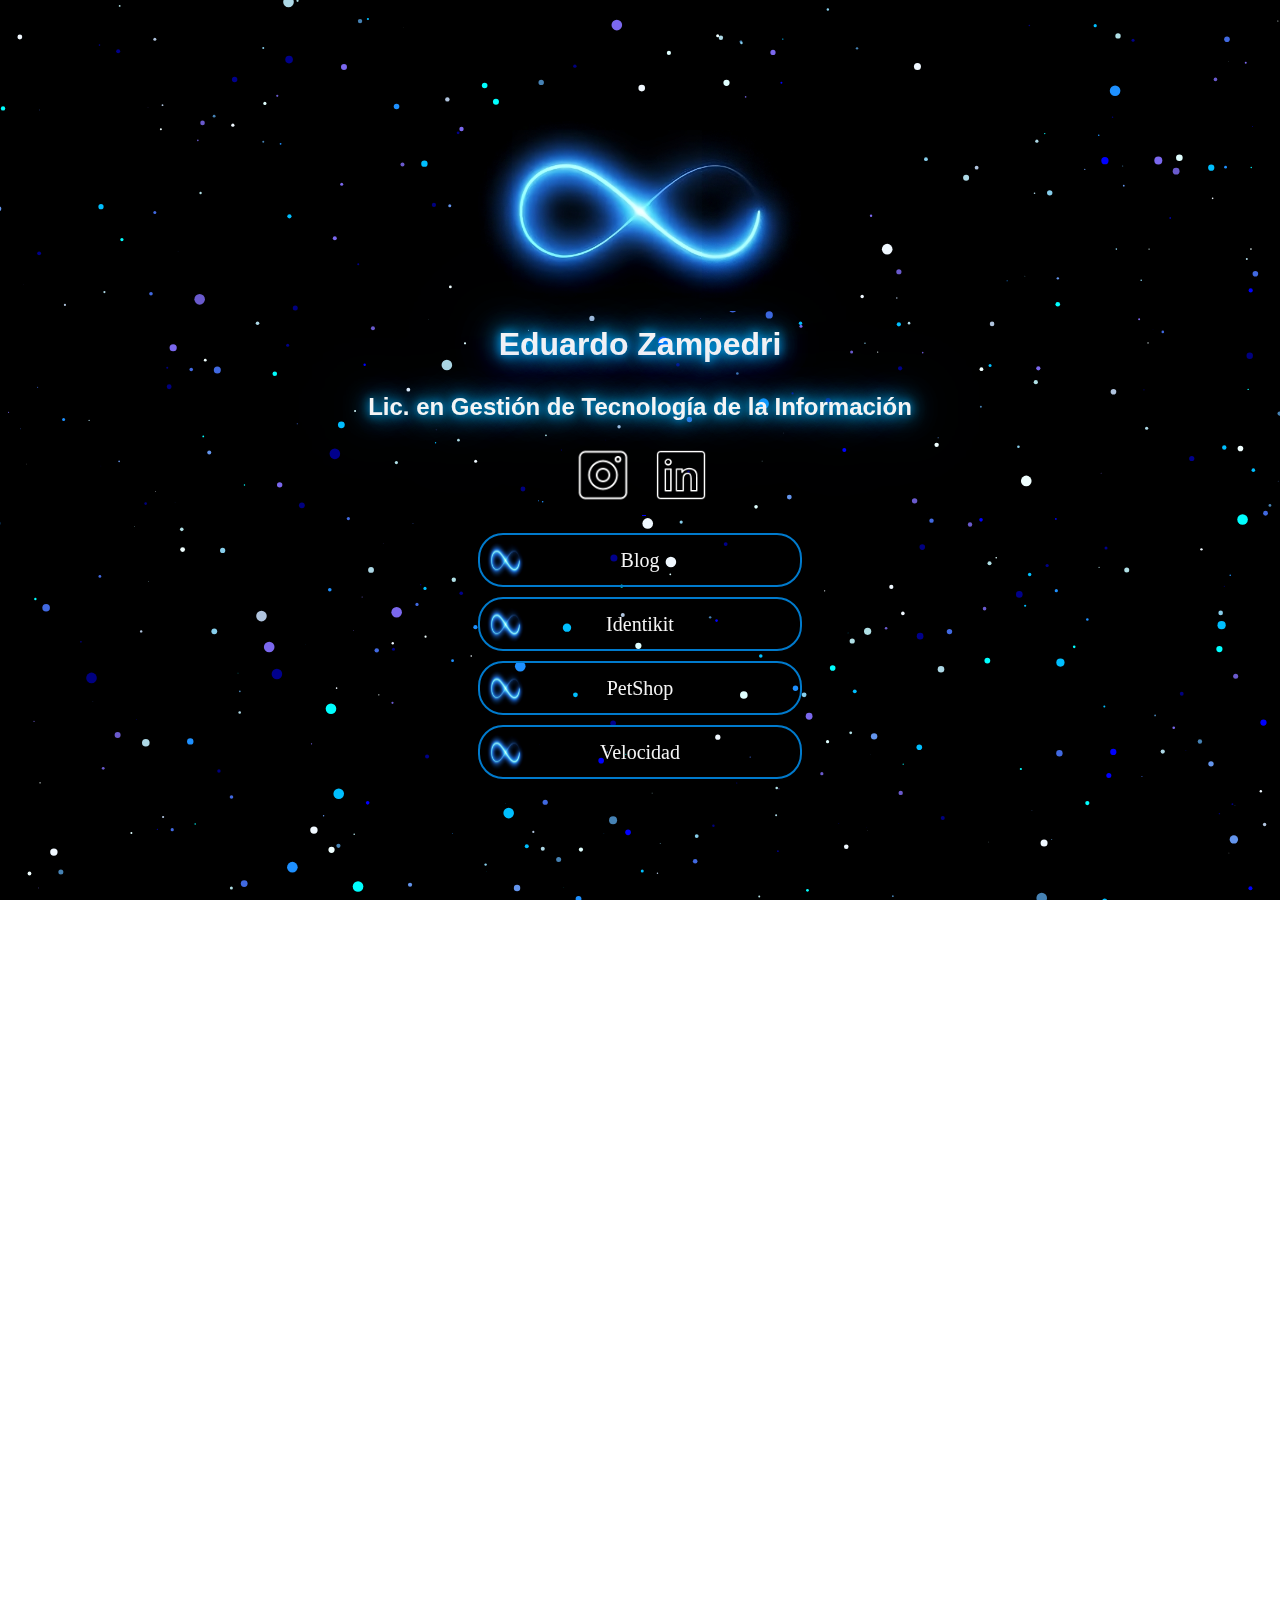
<file: index.html>
<!DOCTYPE html>
<html>
    <head>
        <meta charset="UTF-8">
        <title>WEB EZ</title>
        <link rel="stylesheet" href="./css/styles.css">
        <link rel="icon" href="./img/infinito.ico" type="image/x-icon" id="ico">
    </head>

    <body>
        <div id="fixed-content">
            <div id="div1">
                <img src="./img/infinito.jpeg" alt="Infinito" id="infinito">
                <h1>Eduardo Zampedri</h1>
                <h2>Lic. en Gestión de Tecnología de la Información</h2>
                <div id="div1-socialMedia">
                    <a href="https://www.instagram.com/eduardo.zampedri/" target="_blank">
                        <img src="./img/ig.png" alt="Instagram" class="icon" id="ig">
                    </a>
                    <a href="https://www.linkedin.com/in/zampedrieduardo/" target="_blank">
                        <img src="./img/lk.png" alt="Linkedin" class="icon" id="lk">
                    </a>
                </div>
            </div>
    
            <div id="div2">
                <div id="div-lista">
                    <div></div>
                    <div></div>
                    <div></div>
                </div>
            </div>

            <div class="links">
                <div class="boton">
                    <img src="./img/infinito.jpeg" class="img-boton" alt="img">
                    <a href="./porfolio.html" target="_blank" class="botonlink">Blog</a>  
                    <button class="compartir"></button>     
                </div>

                <div class="boton">
                    <img src="./img/infinito.jpeg" class="img-boton" alt="img">
                    <a href="https://ezampedri.github.io/Identikit/" class="botonlink">Identikit</a>  
                    <button class="compartir"></button>     
                </div>

                <div class="boton">
                    <img src="./img/infinito.jpeg" class="img-boton" alt="img">
                    <a href="https://ezampedri.github.io/petShop/" class="botonlink">PetShop</a>  
                    <button class="compartir"></button>     
                </div>
                
                <div class="boton">
                    <img src="./img/infinito.jpeg" class="img-boton" alt="img">
                    <a href="#" class="botonlink">Velocidad</a>  
                    <button class="compartir"></button>     
                </div>

            </div>
        </div>
    
        <script src="./js/timeWarp.js"></script>
    </body>    
</html>
</file>
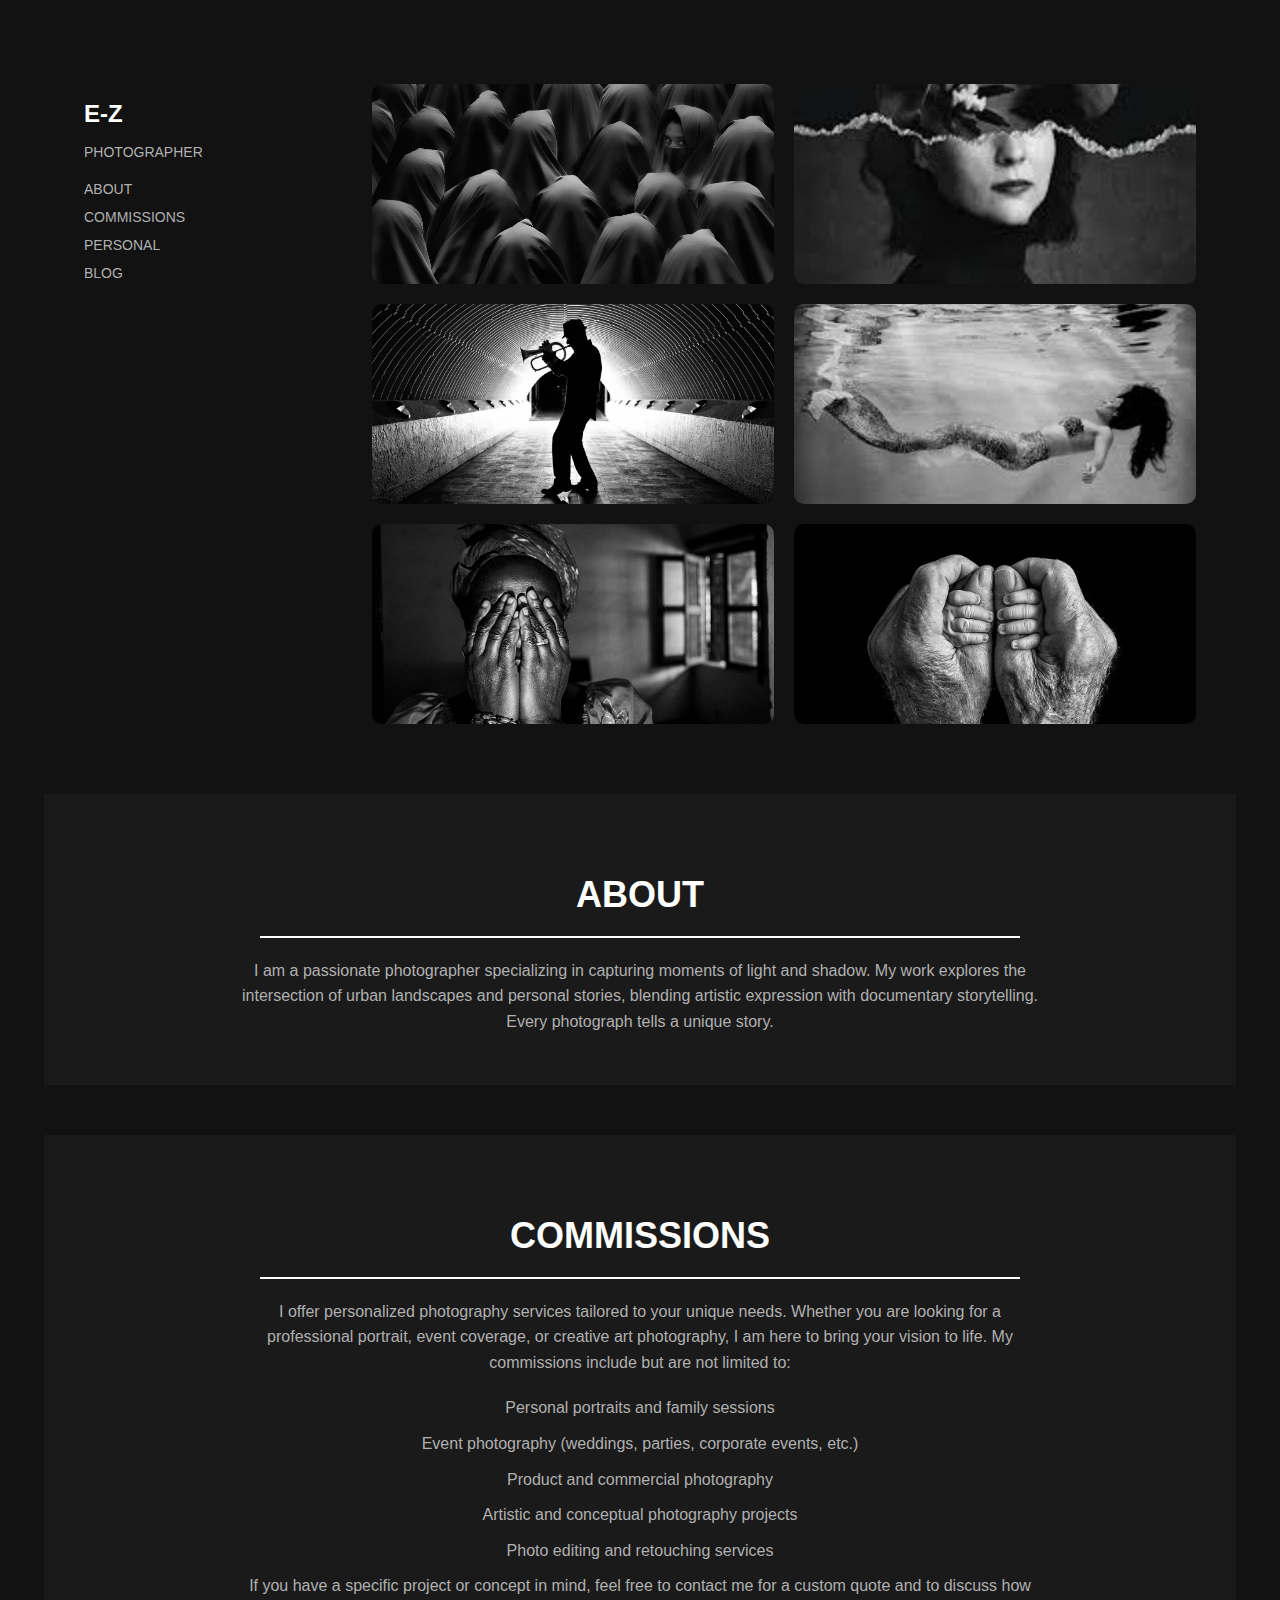
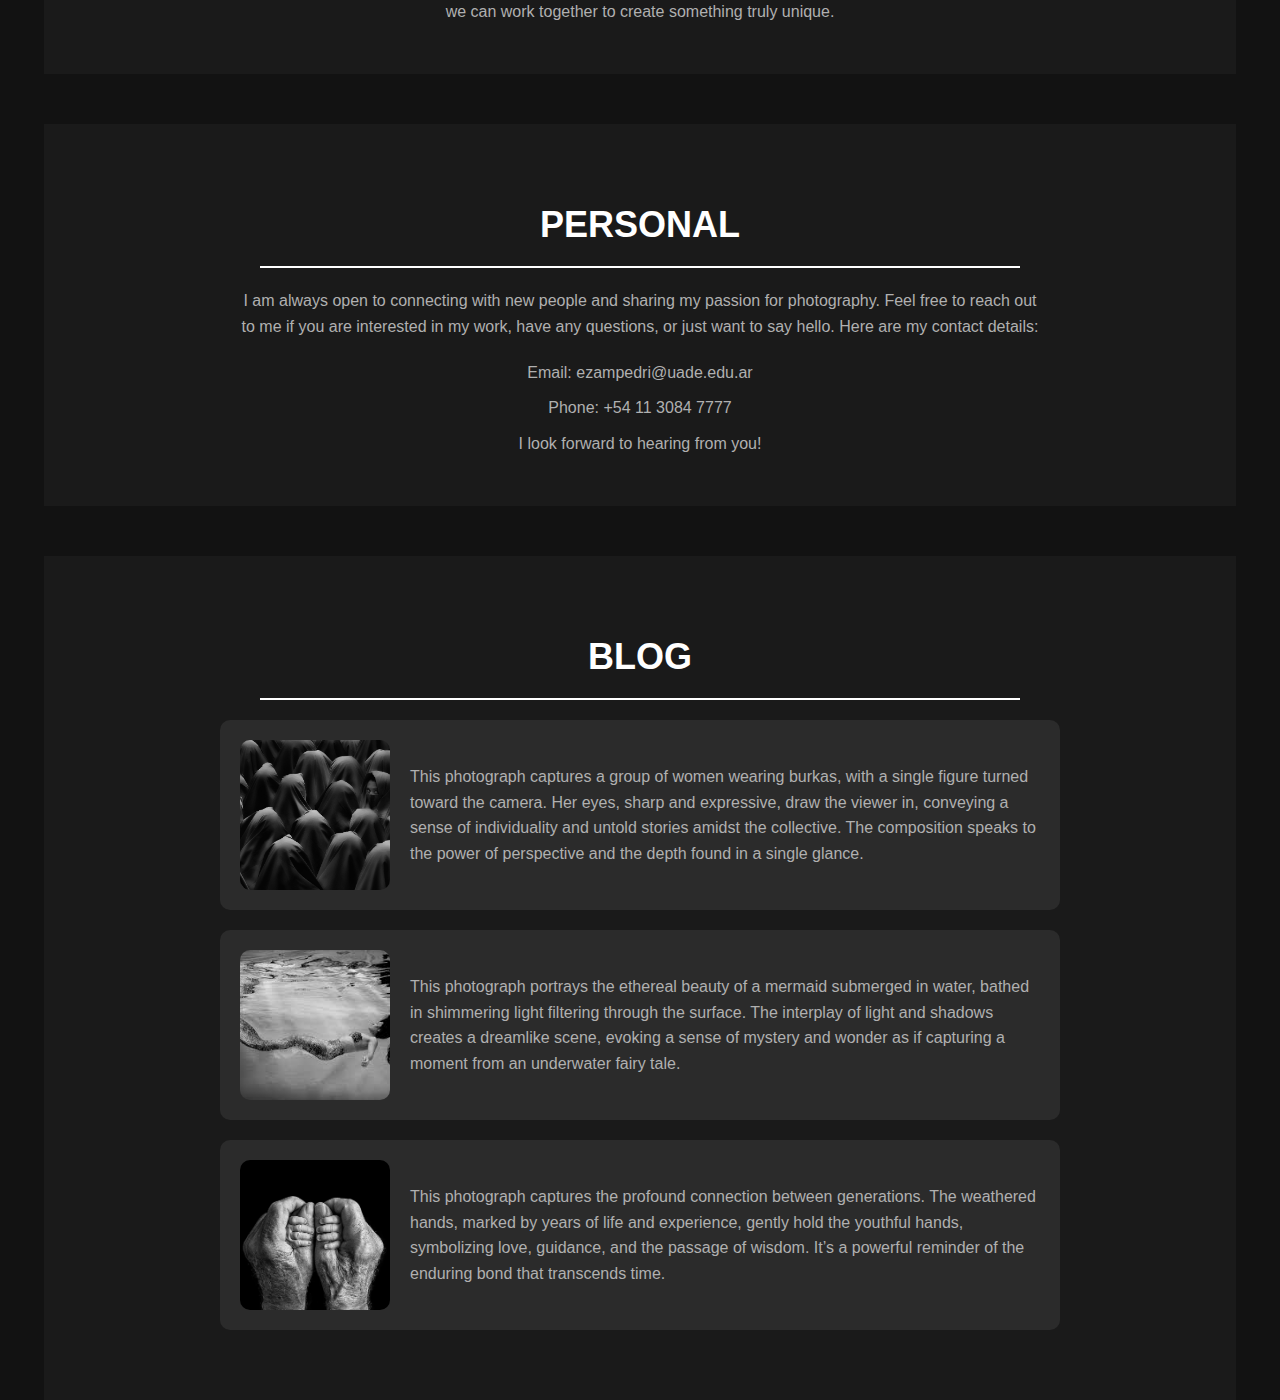
<file: porfolio.html>
<!DOCTYPE html>
<html lang="en">
<head>
    <meta charset="UTF-8">
    <meta name="viewport" content="width=device-width, initial-scale=1.0">
    <title>Photographer Portfolio</title>
    <link rel="stylesheet" href="./css/porfolio.css">
</head>
<body>
    <div class="container">
        <div class="sidebar">
            <h1>E-Z</h1>
            <p>PHOTOGRAPHER</p>
            <nav>
                <ul>
                    <li><a href="#about-section">ABOUT</a></li>
                    <li><a href="#commissions-section">COMMISSIONS</a></li>
                    <li><a href="#personal-section">PERSONAL</a></li>
                    <li><a href="#blog-section">BLOG</a></li>
                </ul>
            </nav>
        </div>
        <div class="gallery">
            <div class="image"><img src="./img/im1.jpg" alt="Image 1"></div>
            <div class="image"><img src="./img/im2.jpg" alt="Image 2"></div>
            <div class="image"><img src="./img/im3.jpg" alt="Image 3"></div>
            <div class="image"><img src="./img/im4.jpg" alt="Image 4"></div>
            <div class="image"><img src="./img/im5.jpg" alt="Image 5"></div>
            <div class="image"><img src="./img/im6.jpg" alt="Image 6"></div>
        </div>
    </div>

    <div id="about-section" class="about">
        <h2>ABOUT</h2>
        <div class="line"></div>
        <p>
            I am a passionate photographer specializing in capturing moments of light and shadow. 
            My work explores the intersection of urban landscapes and personal stories, blending artistic 
            expression with documentary storytelling. Every photograph tells a unique story.
        </p>
    </div>

    <div id="commissions-section" class="commissions">
        <h2>COMMISSIONS</h2>
        <div class="line"></div>
        <p>
            I offer personalized photography services tailored to your unique needs. Whether you are looking for 
            a professional portrait, event coverage, or creative art photography, I am here to bring your vision to life. 
            My commissions include but are not limited to:
        </p>
        <ul>
            <li>Personal portraits and family sessions</li>
            <li>Event photography (weddings, parties, corporate events, etc.)</li>
            <li>Product and commercial photography</li>
            <li>Artistic and conceptual photography projects</li>
            <li>Photo editing and retouching services</li>
        </ul>
        <p>
            If you have a specific project or concept in mind, feel free to contact me for a custom quote and to discuss 
            how we can work together to create something truly unique.
        </p>
    </div>

    <div id="personal-section" class="personal">
        <h2>PERSONAL</h2>
        <div class="line"></div>
        <p>
            I am always open to connecting with new people and sharing my passion for photography. Feel free to reach out to me 
            if you are interested in my work, have any questions, or just want to say hello. Here are my contact details:
        </p>
        <ul>
            <li>Email: <a href="mailto:ezampedri@uade.edu.ar">ezampedri@uade.edu.ar</a></li>
            <li>Phone: +54 11 3084 7777</li>
        </ul>
        <p>
            I look forward to hearing from you!
        </p>
    </div>

    <div id="blog-section" class="blog">
        <h2>BLOG</h2>
        <div class="line"></div>
        <div class="blog-entry">
            <img src="./img/im1.jpg" alt="people">
            <p>
                This photograph captures a group of women wearing burkas, 
                with a single figure turned toward the camera. 
                Her eyes, sharp and expressive, draw the viewer in, 
                conveying a sense of individuality and untold stories amidst the collective. 
                The composition speaks to the power of perspective and the depth found in a single glance.
            </p>
        </div>
        <div class="blog-entry">
            <img src="./img/im4.jpg" alt="people">
            <p>
                This photograph portrays the ethereal beauty of a mermaid submerged in water, 
                bathed in shimmering light filtering through the surface. 
                The interplay of light and shadows creates a dreamlike scene, 
                evoking a sense of mystery and wonder as if capturing a moment from an underwater fairy tale.
            </p>
        </div>
        <div class="blog-entry">
            <img src="./img/im6.jpg" alt="people">
            <p>
                This photograph captures the profound connection between generations. 
                The weathered hands, marked by years of life and experience, gently hold the youthful hands, 
                symbolizing love, guidance, and the passage of wisdom. 
                It’s a powerful reminder of the enduring bond that transcends time.
            </p>
        </div>
    </div>
</body>
</html>
</file>
<file: css/styles.css>
* {
    margin: 0;
    padding: 0;
}

body {
    height: 200vh; 
}

#ico {
    border-radius: 50%;
}

h1, h2 {
    margin: 15px;
    color: whitesmoke; /* Color del texto */
    text-shadow: 
        0 0 10px #00b3ff,  /* Sombra interna brillante */
        0 0 20px #00b3ff,  /* Sombra brillante */
        0 0 30px #0096e6,  /* Sombra más intensa */
        0 0 50px #0080cc,  /* Sombra profunda */
        0 0 100px #005299; /* Resplandor exterior */
    font-family: sans-serif;
}

#fixed-content {
    position: fixed;
    width: 100%;
    height: 100vh;
    display: flex;
    flex-direction: column;
    justify-content: center;
    align-items: center;
}

#div1 {
    display: flex;
    flex-direction: column;
    align-items: center;
}

#infinito{
    width: 350px;
    height: 200px;
}

.icon {
    margin: 10px;
    height: 50px;
    width: 50px;
}

#ig {
    height: 58px;
    width: 58px;
}

#lk{
    margin-bottom: 14px;
}

#div2 {
    background-color: whitesmoke;
}

canvas {
    position: fixed;
    z-index: -1;
    top: 0;
    left: 0;
}

.links {
    text-align: center;
    font-size: 20px;
    margin-top: 15px;
}

.boton {
    background-color: transparent; /* Sin relleno */
    border: 2px solid #007acc; /* Borde azul */
    height: 50px;
    width: 25vw;
    margin: 0 auto 10px;
    border-radius: 25px;
    position: relative;
    cursor: pointer;
    transition: transform 0.3s ease;
    display: flex;
    flex-direction: column;
    align-items: center;
    justify-content: center;
}

.botonlink {
    text-align: center;
    display: block;
    color: whitesmoke; /* Texto blanco */
}

.boton a{ 
    text-decoration: none;
    text-align: center;
}

.boton:hover {
    transform: translateY(-2px) scale(1.04);
}

.boton a:visited,
.boton a:active {
    color: whitesmoke; /* Mantener color blanco al ser presionado */
}

.img-boton {
    left: 5px;
    top: 50px;
    transform: translateY(-110%);
    width: 41px;
    height: 41px;
    background-color: #007acc;
    border-radius: 50%;
    position: absolute;
}

.compartir{
    display: none;
}
</file>
<file: css/porfolio.css>
/* General styles */
body {
    margin: 0;
    font-family: Arial, sans-serif;
    background-color: #121212;
    color: #ffffff;
    display: flex;
    flex-direction: column; 
    justify-content: flex-start;
    align-items: center;
    height: auto; 
    scroll-behavior: smooth;
}

.container {
    display: flex;
    flex-direction: row;
    width: 90%;
    max-width: 1200px;
    height: auto;
    margin-top: 5%;
}

/* Sidebar styles */
.sidebar {
    width: 25%;
    padding: 20px;
    box-sizing: border-box;
}

.sidebar h1 {
    font-size: 24px;
    font-weight: bold;
}

.sidebar p {
    margin-top: 5px;
    font-size: 14px;
    color: #b0b0b0;
}

.sidebar nav ul {
    list-style-type: none;
    padding: 0;
    margin-top: 20px;
}

.sidebar nav ul li {
    margin-bottom: 10px;
}

.sidebar nav ul li a {
    color: #b0b0b0;
    text-decoration: none;
    font-size: 14px;
    transition: color 0.3s;
}

.sidebar nav ul li a:hover {
    color: #ffffff;
}

/* Gallery styles */
.gallery {
    width: 75%;
    display: grid;
    grid-template-columns: repeat(2, 1fr);
    grid-gap: 20px;
    padding: 20px;
    box-sizing: border-box;
}

.gallery .image img {
    width: 100%;
    height: 200px; 
    object-fit: cover; 
    border-radius: 10px;
    display: block;
}

/* About section styles */
.about {
    width: 90%;
    max-width: 1200px;
    margin-top: 50px; 
    text-align: center;
    padding: 50px 20px;
    background-color: #1a1a1a;
}

.about h2 {
    font-size: 36px;
    margin-bottom: 20px;
}

.about .line {
    width: 66%;
    height: 2px;
    background-color: #ffffff;
    margin: 0 auto 20px auto;
}

.about p {
    font-size: 16px;
    line-height: 1.6;
    color: #b0b0b0;
    max-width: 800px;
    margin: 0 auto;
}


/* Commissions section styles */
.commissions {
    width: 90%;
    max-width: 1200px;
    margin-top: 50px; 
    text-align: center;
    padding: 50px 20px;
    background-color: #1a1a1a;
}

.commissions h2 {
    font-size: 36px;
    margin-bottom: 20px;
}

.commissions .line {
    width: 66%;
    height: 2px;
    background-color: #ffffff;
    margin: 0 auto 20px auto;
}

.commissions p, .commissions ul {
    font-size: 16px;
    line-height: 1.6;
    color: #b0b0b0;
    max-width: 800px;
    margin: 0 auto;
}

.commissions ul {
    list-style-type: none;
    padding: 0;
    margin-top: 20px;
}

.commissions ul li {
    margin-bottom: 10px;
    font-size: 16px;
}

/* Personal section styles */
.personal {
    width: 90%;
    max-width: 1200px;
    margin-top: 50px; 
    text-align: center;
    padding: 50px 20px;
    background-color: #1a1a1a;
}

.personal h2 {
    font-size: 36px;
    margin-bottom: 20px;
}

.personal .line {
    width: 66%;
    height: 2px;
    background-color: #ffffff;
    margin: 0 auto 20px auto;
}

.personal p, .personal ul {
    font-size: 16px;
    line-height: 1.6;
    color: #b0b0b0;
    max-width: 800px;
    margin: 0 auto;
}

.personal ul {
    list-style-type: none;
    padding: 0;
    margin-top: 20px;
}

.personal ul li {
    margin-bottom: 10px;
    font-size: 16px;
}

.personal ul li a {
    color: #b0b0b0;
    text-decoration: none;
}

.personal ul li a:hover {
    color: #ffffff;
}

/* Blog Section Styles */
.blog {
    width: 90%;
    max-width: 1200px;
    margin-top: 50px; 
    text-align: center;
    padding: 50px 20px;
    background-color: #1a1a1a;
}

.blog h2 {
    font-size: 36px;
    margin-bottom: 20px;
}

.blog .line {
    width: 66%;
    height: 2px;
    background-color: #ffffff;
    margin: 0 auto 20px auto;
}

.blog-entry {
    display: flex;
    align-items: center;
    justify-content: center;
    max-width: 800px;
    margin: 20px auto;
    padding: 20px;
    background-color: #2b2b2b;
    border-radius: 10px;
}

.blog-entry img {
    width: 150px;
    height: 150px;
    border-radius: 10px;
    margin-right: 20px;
    object-fit: cover;
}

.blog-entry p {
    font-size: 16px;
    line-height: 1.6;
    color: #b0b0b0;
    text-align: left;
    margin: 0;
}



/* Responsive Styles */
/* Tablets */
@media (max-width: 768px) {
    body {
        align-items: flex-start;
    }

    .container {
        flex-direction: column;
        align-items: center;
    }

    .sidebar {
        width: 100%;
        text-align: center;
        padding: 10px;
    }

    .gallery {
        width: 100%;
        grid-template-columns: 1fr;
        padding: 10px;
    }

    .gallery .image img {
        height: 150px; 
    }
}

/* Mobile */
@media (max-width: 480px) {
    body {
        align-items: flex-start;
    }

    .container {
        width: 100%;
    }

    .sidebar h1 {
        font-size: 20px;
    }

    .sidebar p {
        font-size: 12px;
    }

    .sidebar nav ul li a {
        font-size: 12px;
    }

    .gallery {
        grid-gap: 10px;
    }

    .gallery .image img {
        border-radius: 5px;
        height: 150px;
    }
}
</file>
